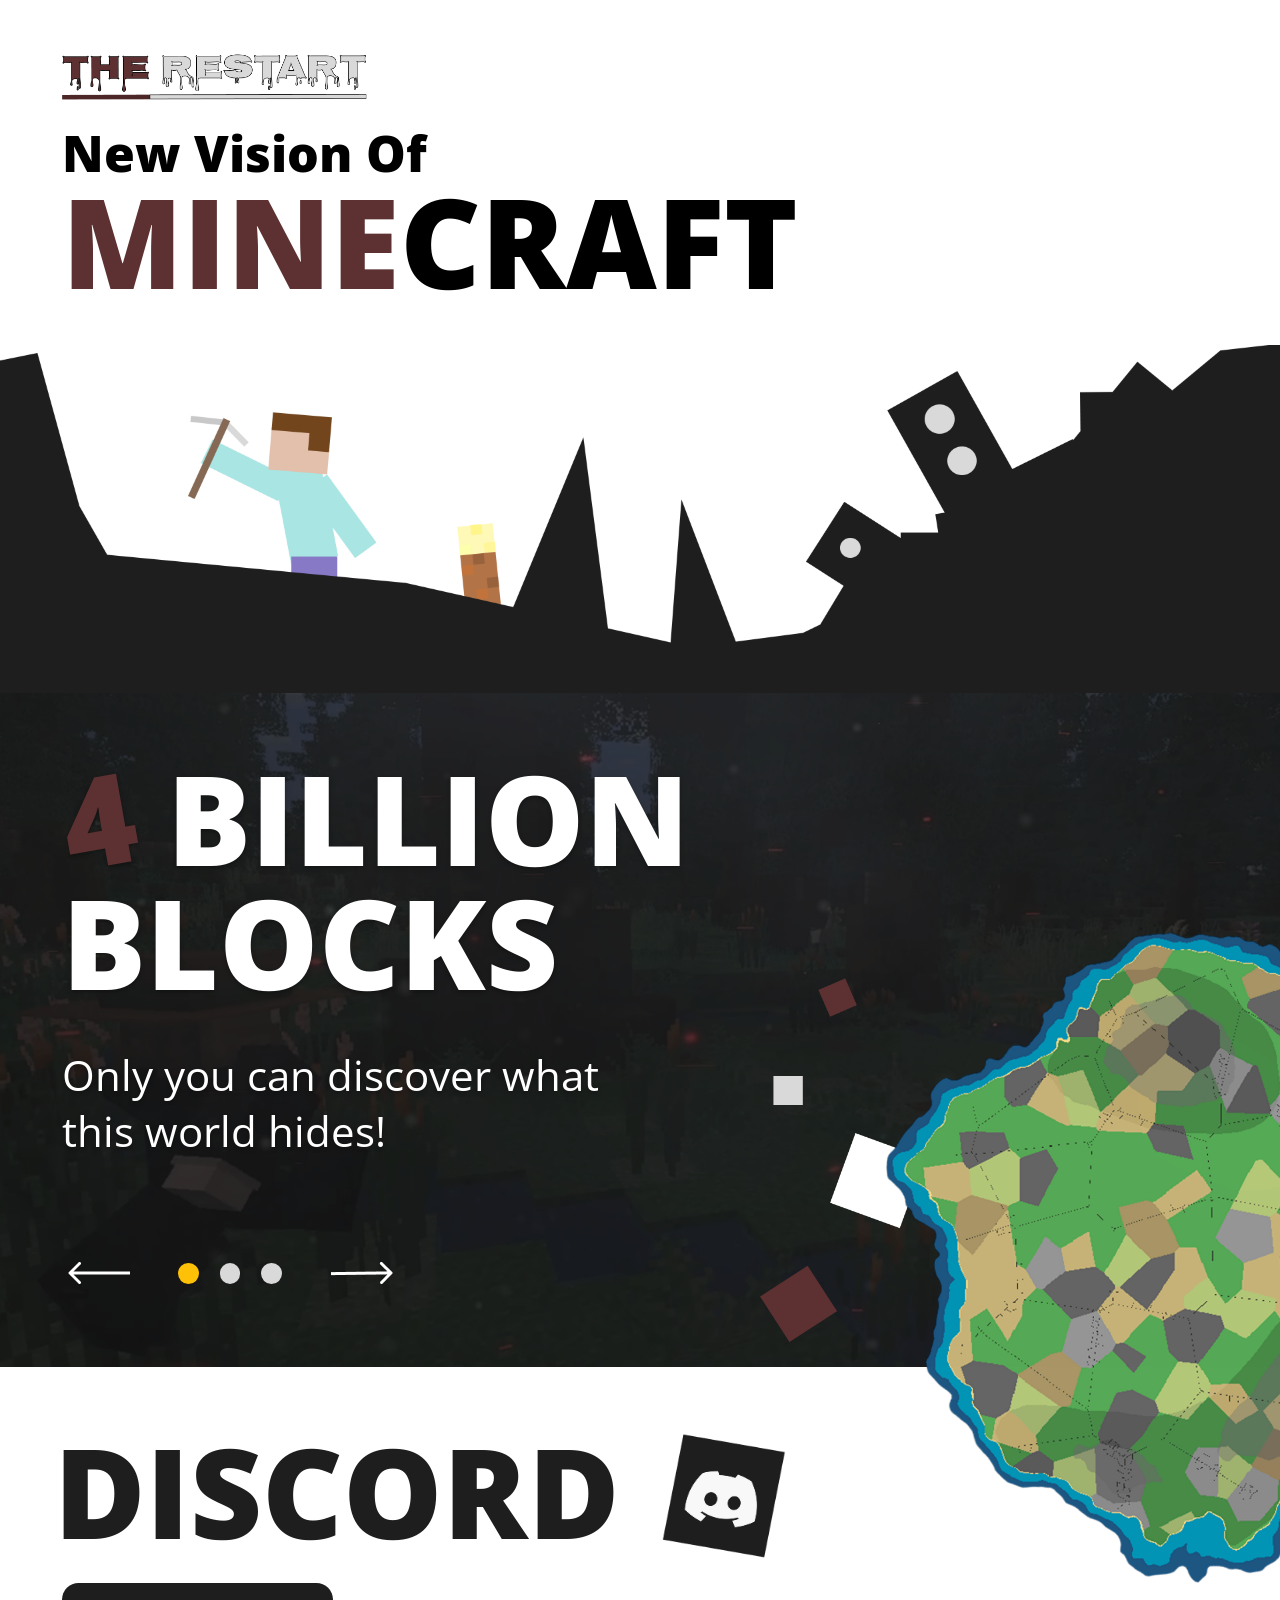
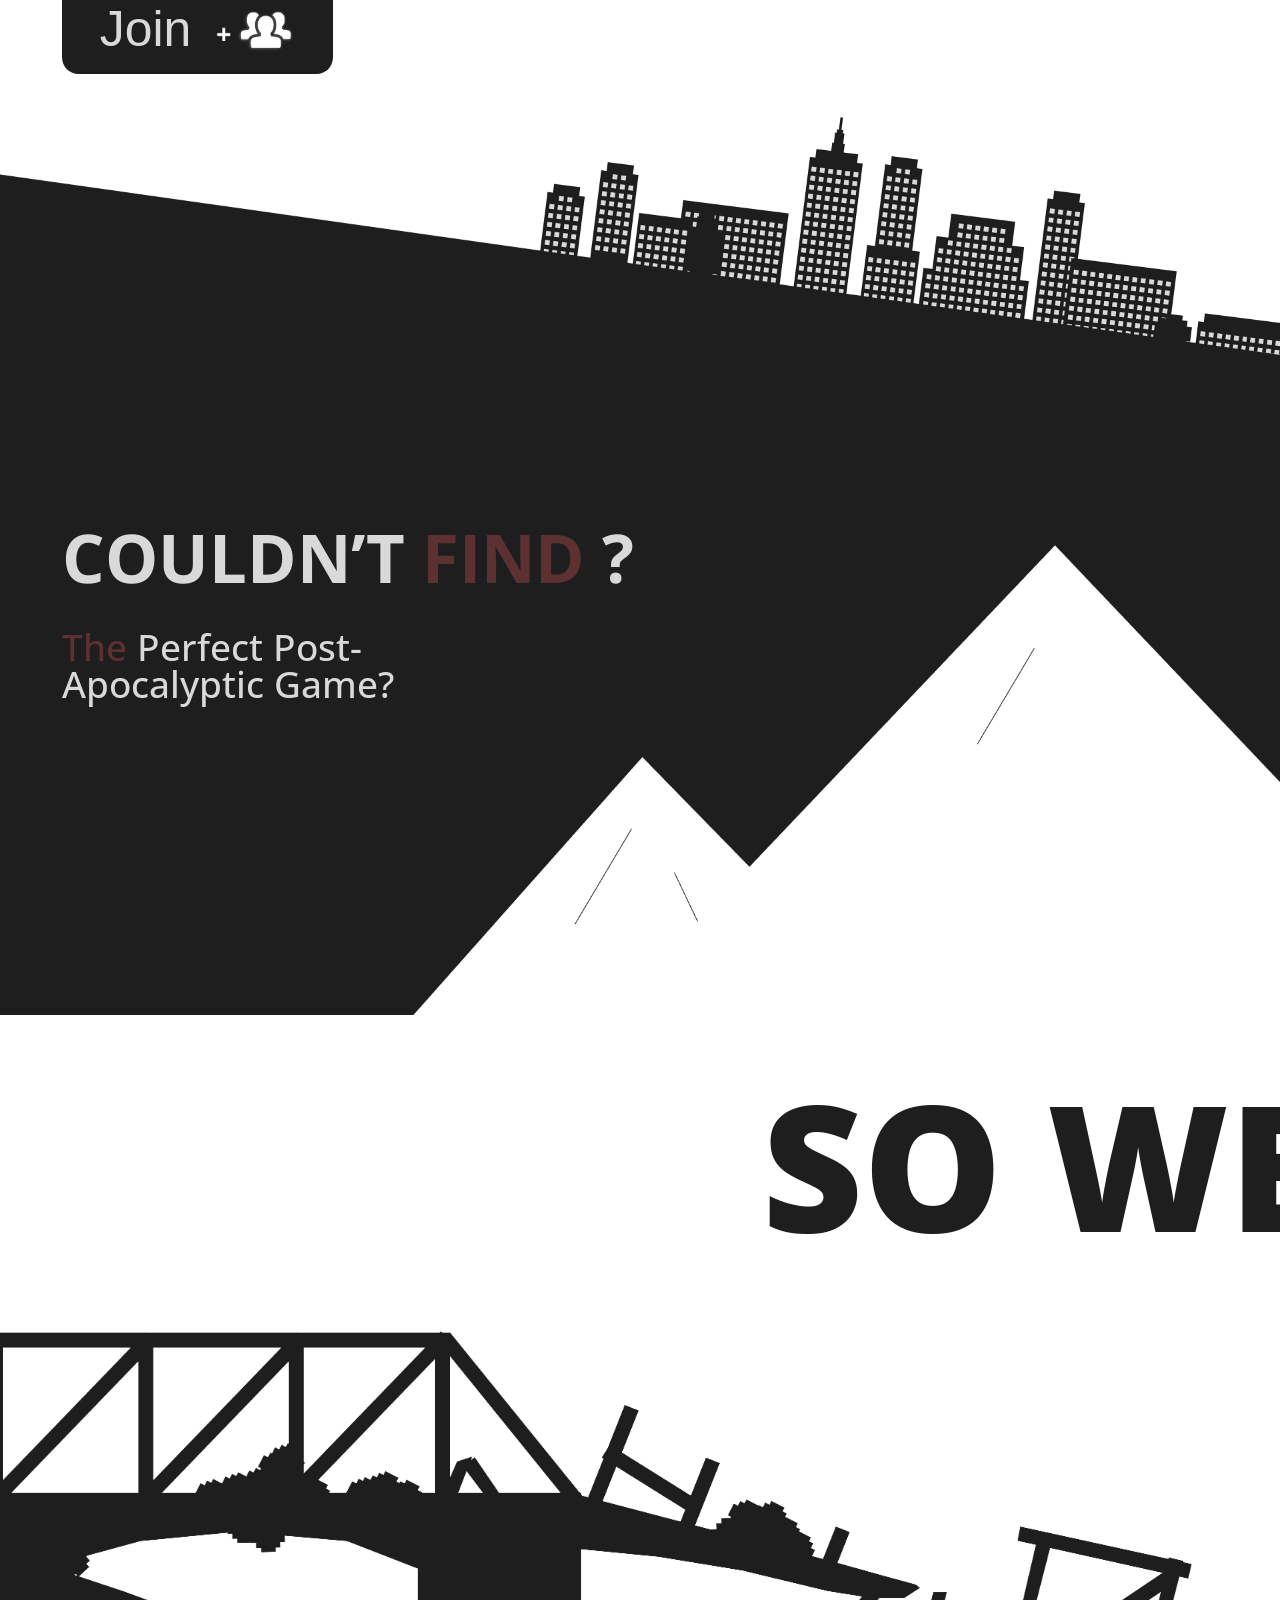
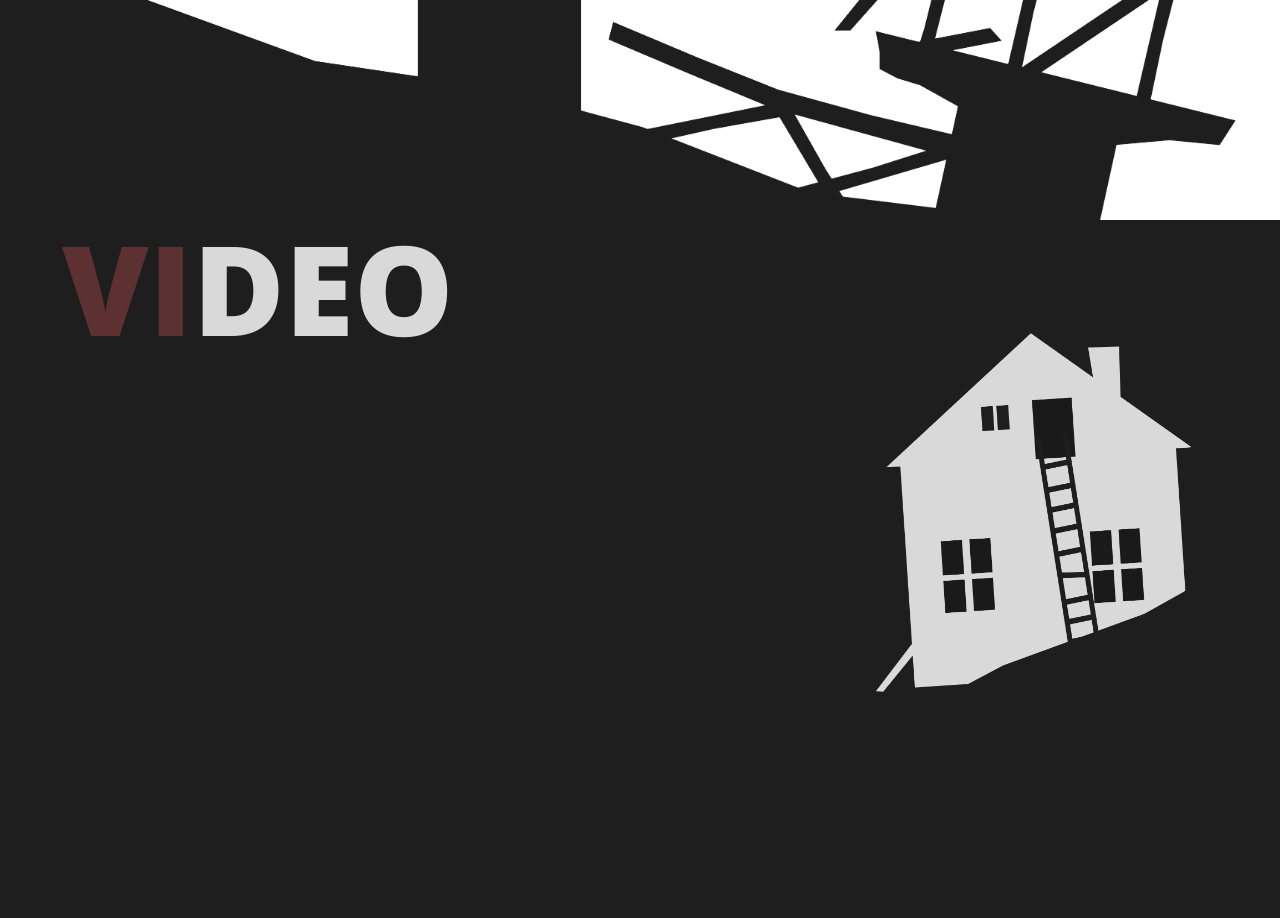
<file: index.html>
<!DOCTYPE html>
<html lang="ru">
<head>
    <meta charset="UTF-8">
    <meta name="viewport" content="width=device-width, initial-scale=1.0">
    <title>The Restart</title>
    <link href="https://cdnjs.cloudflare.com/ajax/libs/font-awesome/6.0.0/css/all.min.css" rel="stylesheet">
    <link rel="preconnect" href="https://fonts.googleapis.com">
    <link rel="preconnect" href="https://fonts.gstatic.com" crossorigin>
    <link href="https://fonts.googleapis.com/css2?family=Bebas+Neue&family=Nosifer&family=Open+Sans:ital,wght@0,300..800;1,300..800&family=Oswald:wght@200..700&family=Roboto:ital,wght@0,100..900;1,100..900&display=swap"
          rel="stylesheet">
    <link rel="stylesheet" href="style.css">
</head>
<body>
<section class="section-hero">
    <div class="first">
        <div class="container">
            <div class="first-text">
                <div class="first-logo">
                    <img src="img/logo.png" alt="">
                </div>
                <h1 class="title first-vision">New Vision Of</h1>
                <h1 class="title first-title"><span>MINE</span>CRAFT</h1>
            </div>
            <div class="first-img">
                <img src="img/big-logo.png" alt="">
            </div>
        </div>
    </div>
    <img src="img/hero-bg.png" class="second-bg" alt="">
</section>
<section class="slider">
    <div class="slider-wrapper">
        <div class="slider-track" id="sliderTrack">
            <div class="slide">
                <div class="slide-box">
                    <img src="img/slide-back1.png" alt="" class="slide-bg">
                    <div class="slide-container container">
                        <div class="slide-text">
                            <h1 class="slide-title title"><span class="slide-ui-element">4</span> BILLION<br>BLOCKS</h1>
                            <p class="slide-p">Only you can discover what <br> this world hides!</p>
                        </div>
                    </div>
                    <img src="img/slide-map.png" alt="" class="slide-image">
                </div>
            </div>
            <div class="slide">
                <div class="slide-box">
                    <img src="img/slide-back1.png" alt="" class="slide-bg">
                    <div class="slide-container container">
                        <div class="slide-text">
                            <h1 class="slide-title title"><img src="img/slide-gun.png" alt="">FIGHTS AND<br><span
                                    class="slide-title-red">SURV</span>IVAL</h1>
                            <p class="slide-p">Only you can discover what <br> this world hides!</p>
                        </div>
                    </div>
                    <img src="img/slide-vss.png" alt="" class="slide-image slide-vss">
                </div>
            </div>
            <div class="slide">
                <div class="slide-box">
                    <img src="img/slide-back1.png" alt="" class="slide-bg">
                    <div class="slide-container container">
                        <div class="slide-text">

                        </div>
                    </div>
                    <img src="img/slide-map.png" alt="" class="slide-image">
                </div>
            </div>
        </div>
    </div>
    <div class="navigation">
        <div class="container">
            <button class="arrow prev" id="prevBtn">
                <img src="img/ArrowLeft.png" alt="">
            </button>
            <div class="dots-container" id="dotsContainer">
                <span class="dot active" data-slide="0"></span>
                <span class="dot" data-slide="1"></span>
                <span class="dot" data-slide="2"></span>
            </div>
            <button class="arrow next" id="nextBtn">
                <img src="img/ArrowRight.png" alt="">
            </button>
        </div>
    </div>
</section>
<section class="section-discord">
    <div class="discord-text">
        <div class="container">
            <div class="discord-box">
                <h1 class="title">DISCORD</h1>
                <img src="img/section-discord-logo.png" alt="">
            </div>
            <button class="discord-button">
                <p>Join</p>
                <img src="img/section-discord-people.png" alt="">
            </button>
        </div>
    </div>
    <img src="img/section-discord-image.png" alt="" class="discord-image">
</section>
<section class="section-kreativ">
    <div class="container">
        <div class="kreativ-text">
            <h1>COULDN’T <span>FIND</span> ?</h1>
            <h3 class="title"><span>The</span> Perfect Post-<br>Apocalyptic Game?</h3>
        </div>
    </div>
    <img src="img/slide-kretiv-bg.png" alt="">
</section>
<section class="section-ticker" id="ticker-js">
    <div class="title ticker-text" id="ticker-text-js">
        SO WE BUILT OUR OWN \ SO WE BUILT OUR OWN \ SO WE BUILT OUR OWN \ SO WE BUILT OUR OWN \ SO WE BUILT OUR OWN \ SO
        WE BUILT OUR OWN \ SO WE BUILT OUR OWN \ SO WE BUILT OUR OWN \ SO WE BUILT OUR OWN \ SO WE BUILT OUR OWN \ SO WE
        BUILT OUR OWN \ SO WE BUILT OUR OWN \ SO WE BUILT OUR OWN \ SO WE BUILT OUR OWN \ SO WE BUILT OUR OWN \ SO WE
        BUILT OUR OWN \ SO WE BUILT OUR OWN \ SO WE BUILT OUR OWN \ SO WE BUILT OUR OWN \ SO WE BUILT OUR OWN \
    </div>
</section>
<section class="section-bridge">
    <img src="img/section-bridge.png" alt="">
</section>
<div class="section-video">
    <div class="container">
        <div class="video-content">
            <h3 class="title"><span>VI</span>DEO</h3>
            <iframe src="https://www.youtube.com/embed/HpOyTzNIv-4?si=uGxwROvxV1-2OKhq"
                    title="YouTube video player" frameborder="0"
                    allow="accelerometer; autoplay; clipboard-write; encrypted-media; gyroscope; picture-in-picture; web-share"
                    referrerpolicy="strict-origin-when-cross-origin" allowfullscreen></iframe>
        </div>
        <div class="video-image">
            <img src="img/section-video-house.png" alt="">
        </div>
    </div>
</div>

<script src="main.js"></script>
</body>
</html>
</file>
<file: style.css>
html {
  font-size: calc(1vw + 0.5rem);
  padding: 0;
  margin: 0;
  background: #1E1E1E;
}
@media (min-width: 1920px) {
  html {
    font-size: calc(0.7vw + 0.5rem);
  }
}

body {
  margin: 0;
  padding: 0;
  font-family: "Open Sans", sans-serif;
}

.container {
  max-width: 1920px;
  margin: 0 auto;
}
@media (min-width: 1440px) {
  .container {
    padding: 0 3rem;
  }
}
@media (max-width: 1440px) {
  .container {
    padding: 0 3rem;
  }
}

.container-withoutPadding {
  max-width: 1920px;
}
@media (min-width: 1920px) {
  .container-withoutPadding {
    margin: 0 auto;
  }
}

.container-withoutMargin {
  max-width: 1920px;
}
@media (min-width: 1440px) {
  .container-withoutMargin {
    padding: 0 3rem;
  }
}
@media (max-width: 1440px) {
  .container-withoutMargin {
    padding: 0 3rem;
  }
}

.section-hero {
  width: 100%;
  background: #fff;
}
.section-hero .first {
  overflow: hidden;
  padding-top: 2rem;
}
.section-hero .first .container {
  display: flex;
  justify-content: space-between;
  align-items: center;
}
.section-hero .first .first-text {
  width: 60%;
}
.section-hero .first .first-text .first-logo img {
  width: 15rem;
}
.section-hero .first .first-text .first-vision {
  white-space: nowrap;
  padding-top: 1rem;
  font-size: 2.4rem;
}
.section-hero .first .first-text .first-title span {
  color: #5D3131;
}
.section-hero .first .first-img {
  width: 30%;
}
.section-hero .first .first-img img {
  width: 100%;
  max-width: 25rem;
}
@media (min-width: 1920px) {
  .section-hero .first .first-img img {
    width: 100%;
    max-width: 35rem;
  }
}
@media (max-width: 1440px) {
  .section-hero .first .first-img {
    display: none;
  }
}
.section-hero .second-bg {
  margin-top: 2rem;
  max-width: 100%;
  margin-bottom: -1rem;
}

.title {
  font-weight: 800;
  font-size: 6rem;
  margin: 0;
  line-height: 1;
}
@media (max-width: 1024px) {
  .title {
    font-size: 6rem;
  }
}
@media (max-width: 768px) {
  .title {
    font-size: 3.8rem;
  }
}

.bg {
  width: 100%;
}

.section-discord {
  overflow: hidden;
  background: #fff;
  position: relative;
  z-index: 1;
}
.section-discord .discord-image {
  width: 100%;
  object-fit: cover;
  margin-bottom: -1rem;
  position: relative;
  z-index: 1;
}
.section-discord .discord-box {
  display: flex;
  align-items: center;
  padding-top: 3rem;
  margin-left: -0.4rem;
}
.section-discord .discord-box img {
  margin-left: 2rem;
  width: 6rem;
  height: 6rem;
  transform: translateY(0.2rem);
}
@media (max-width: 768px) {
  .section-discord .discord-box img {
    width: 4rem;
    height: 4rem;
  }
}
@media (max-width: 480px) {
  .section-discord .discord-box img {
    display: none;
  }
}
.section-discord .discord-box h1 {
  color: #1E1E1E;
}
.section-discord .discord-button {
  background: #1E1E1E;
  display: flex;
  align-items: center;
  color: #D9D9D9;
  padding: 0.8rem 1.8rem;
  margin-top: 1.4rem;
  border: none;
  border-radius: 0.8rem;
}
.section-discord .discord-button p {
  font-size: 2.4rem;
  margin: 0;
}
.section-discord .discord-button img {
  margin-left: 1.2rem;
  margin-top: 0.2rem;
  width: 3.8rem;
}

.section-kreativ {
  position: relative;
  overflow-x: hidden;
}
.section-kreativ img {
  width: 100%;
  height: 100%;
  position: absolute;
  left: 0;
  bottom: 0;
  z-index: 1;
  object-fit: cover;
}
.section-kreativ .kreativ-text {
  padding: 4rem 0 15rem 0;
  position: relative;
  color: #D9D9D9;
  z-index: 5;
}
@media (min-width: 1440px) {
  .section-kreativ .kreativ-text {
    padding: 2rem 0 10rem 0;
  }
}
@media (max-width: 1200px) {
  .section-kreativ .kreativ-text h1 {
    max-width: 70%;
  }
}
@media (max-width: 700px) {
  .section-kreativ .kreativ-text h1 {
    max-width: 100%;
  }
}
.section-kreativ .kreativ-text span {
  color: #5D3131;
}
.section-kreativ .kreativ-text h1 {
  margin: 2.4rem 0 1.2rem 0;
  font-size: 4.8rem;
}
@media (min-width: 1440px) {
  .section-kreativ .kreativ-text h1 {
    white-space: nowrap;
  }
}
@media (max-width: 1440px) {
  .section-kreativ .kreativ-text h1 {
    font-size: 3.2rem;
  }
}
@media (max-width: 480px) {
  .section-kreativ .kreativ-text h1 {
    font-size: 2.4rem;
  }
}
.section-kreativ .kreativ-text h3 {
  font-size: 1.8rem;
  font-weight: 500;
}

.section-ticker {
  white-space: nowrap;
  overflow: hidden;
  position: relative;
  width: 100%;
  padding: 3rem 0;
  background: #fff;
}
.section-ticker .ticker-text {
  display: inline-block;
  font-size: 8.4rem;
  color: #1E1E1E;
}

.section-bridge {
  width: 100%;
}
.section-bridge img {
  width: 100%;
}

.section-video {
  max-width: 100%;
  padding-bottom: 5rem;
}
.section-video .container {
  display: flex;
  justify-content: space-between;
  align-items: center;
}
.section-video .video-content {
  width: 60%;
}
@media (max-width: 1024px) {
  .section-video .video-content {
    width: 100%;
  }
}
.section-video .video-content h3 {
  color: #D9D9D9;
  margin-bottom: 2rem;
}
.section-video .video-content h3 span {
  color: #5D3131;
}
.section-video .video-content iframe {
  width: 100%;
  height: 20rem;
}
.section-video .video-image {
  width: 30%;
}
@media (max-width: 1024px) {
  .section-video .video-image {
    display: none;
  }
}
.section-video .video-image img {
  width: 100%;
}

.slider {
  position: relative;
  max-width: 100%;
  margin: 0 auto;
}

.slider-wrapper {
  position: relative;
  width: 100%;
}

.slider-track {
  display: flex;
  height: 100%;
  transition: transform 0.3s ease-in-out;
}

.slide {
  min-width: 100%;
  height: 100%;
  display: none;
  align-items: center;
  justify-content: center;
  font-size: 2rem;
  font-weight: bold;
  color: white;
  text-shadow: 0 2px 4px rgba(0, 0, 0, 0.3);
  padding: 2rem 0 8rem 0;
  position: relative;
}
@media (max-width: 1024px) {
  .slide {
    height: 25rem;
  }
}
.slide.active {
  display: flex;
}
.slide .slide-box {
  width: 100%;
}
.slide .slide-box .slide-bg {
  width: 100%;
  height: 100%;
  position: absolute;
  top: 0;
  left: 0;
  object-fit: cover;
  z-index: 1;
}
.slide .slide-box .slide-image {
  width: 25rem;
  position: absolute;
  bottom: 0;
  right: 0;
  z-index: 5;
  transform: translateY(38%);
}
@media (max-width: 1024px) {
  .slide .slide-box .slide-image {
    display: none;
  }
}
.slide .slide-box .slide-vss {
  width: 30rem;
}
@media (min-width: 1440px) {
  .slide .slide-box .slide-vss {
    width: 40rem;
  }
}
.slide .slide-box .slide-text {
  position: relative;
  z-index: 5;
  margin-top: 1rem;
}
.slide .slide-box .slide-text .slide-title img {
  width: 10rem;
}
@media (max-width: 1440px) {
  .slide .slide-box .slide-text .slide-title img {
    display: none;
  }
}
.slide .slide-box .slide-text .slide-title .slide-ui-element {
  display: inline-block;
  transform: rotate(-10deg);
  color: #5D3131;
}
.slide .slide-box .slide-text .slide-title .slide-title-red {
  color: #5D3131;
}
@media (min-width: 1440px) {
  .slide .slide-box .slide-text h1 {
    white-space: nowrap;
  }
}
.slide .slide-box .slide-text p {
  font-size: 2rem;
  font-weight: 400;
}

.navigation {
  width: 100%;
  height: 5rem;
  position: absolute;
  z-index: 5;
  bottom: 1rem;
  left: 0;
}
.navigation .container {
  display: flex;
  align-items: center;
  justify-content: flex-start;
}

.arrow {
  border: none;
  cursor: pointer;
  display: flex;
  align-items: center;
  justify-content: center;
  transition: all 0.3s ease;
  z-index: 10;
  background: none;
}

.arrow.prev:hover {
  transform: translateX(-0.3rem);
}

.arrow.next:hover {
  transform: scale(1.05);
}

.dots-container {
  display: flex;
  justify-content: center;
  align-items: center;
  padding: 1rem 2rem;
  gap: 1rem;
}

.dot {
  width: 1rem;
  height: 1rem;
  border-radius: 50%;
  background: #D9D9D9;
  cursor: pointer;
  transition: all 0.3s ease;
}

.dot.active {
  background: #FFC107;
}

.dot:hover {
  background: #FFC107;
}

/*# sourceMappingURL=style.css.map */
</file>
